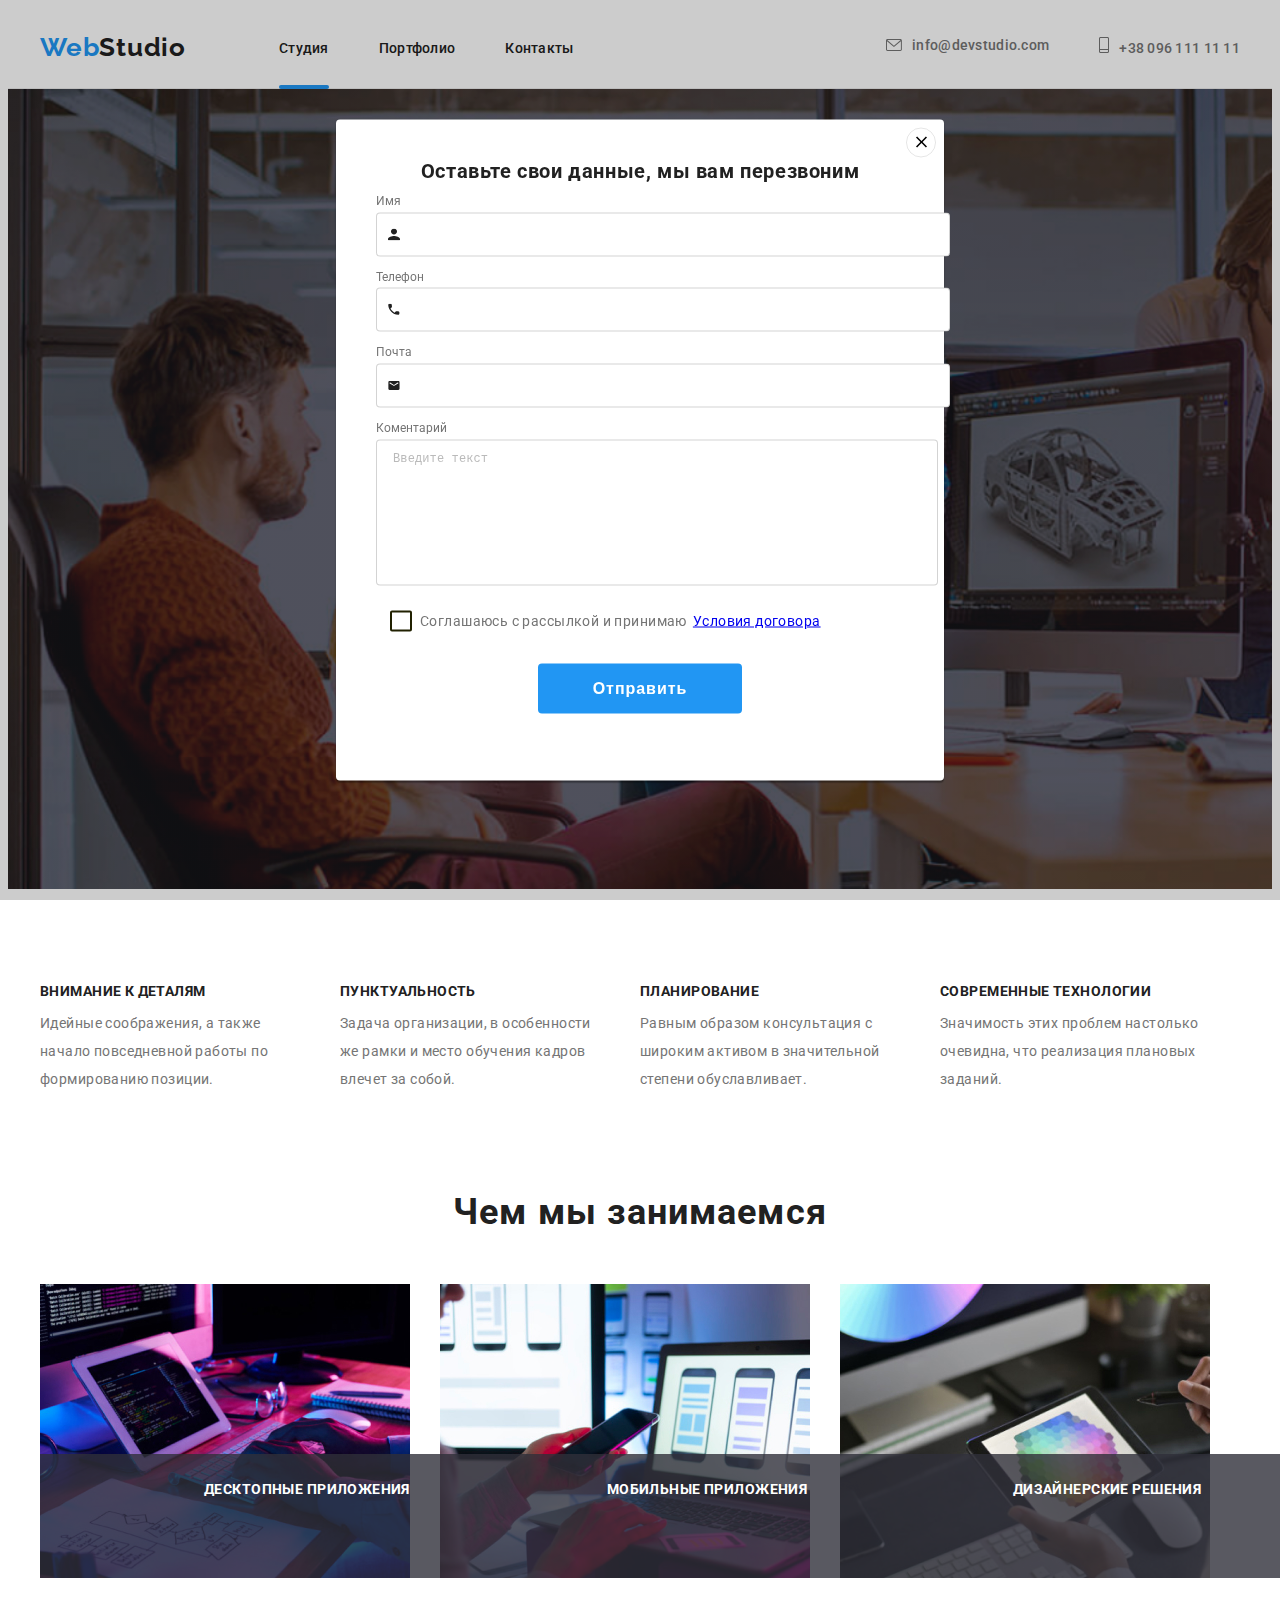
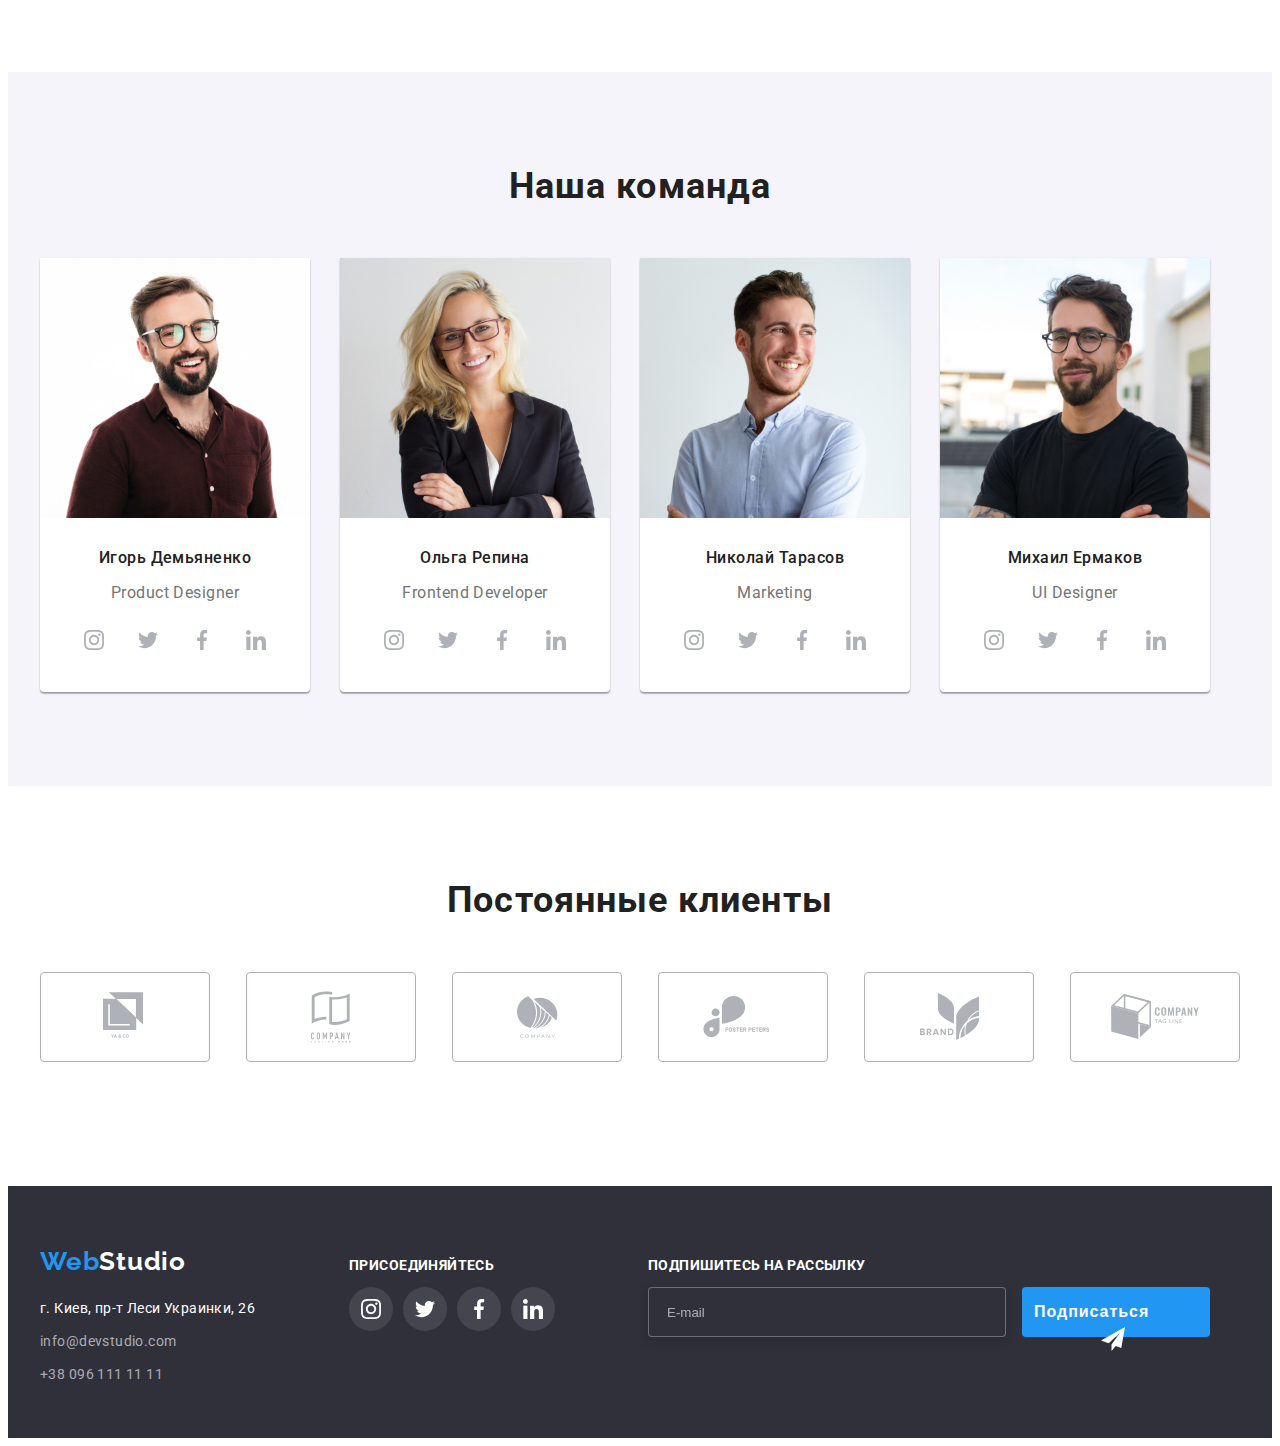
<file: index.html>
<!DOCTYPE html>
<html lang="ru">

<head>
    <meta charset="UTF-8">
    <meta name="viewport" content="width=device-width, initial-scale=1.0">
    <title>WebStudio</title>
    <link rel="preconnect" href="https://fonts.gstatic.com">
    <link href="https://fonts.googleapis.com/css2?family=Raleway:wght@700&family=Roboto:wght@400;500;700;900&display=swap"
        rel="stylesheet">
    <link rel="stylesheet" href="https://cdnjs.cloudflare.com/ajax/libs/modern-normalize/1.0.0/modern-normalize.min.css"
        integrity="sha512-ISS7cAi1PEhQ8jnbJpJZMd29NlhNj4AWYyLOSp2CE/CsHxTCu+r+t0D2yoJudVrd0/8fTVPUVDzY5Tvli75u/g=="
        crossorigin="anonymous" />
    <link rel="stylesheet" href="./css/styles.css">
    
</head>

<body>
    <!--header-->
    <header class="header">
        <div class="container"> 
        <nav class="navigation">
            <a class="logo link" href="/">Web<span class="logo-name">Studio</span>
            </a>
            <ul class="list navigation-list">
                <li class="navigation-list-item">
                    <a class="navigation-list-link line link" href="#">Студия</a>
                </li>
                <li class="navigation-list-item">
                    <a class="navigation-list-link link" href="./portfolio.html">Портфолио</a>
                </li>
                <li class="navigation-list-item">
                    <a class="navigation-list-link link" href="#">Контакты</a>
                </li>
            </ul>
            </nav>
        
    
        <ul class="list navigation-list">

            <li class="navigation-list-item">
                <a class="mail-link link" href="mailto:info@devstudio.com">
                    <svg class="mail-link-icon">
                        <use href="./images/sprite.svg#icon-envelope-hover"></use>
                    </svg>info@devstudio.com
                </a>
            
            </li>
            <li class="navigation-list-item">
                <a class="tel-link link" href="tel:+380961111111">
                    <svg class="tel-link-icon">
                        <use href="./images/sprite.svg#icon-Vector"></use> 
                    </svg>+38 096 111 11 11
                </a>
            </li>
        </ul>
        
        </div>
    </header>

    <main>
        <!--HERO-->
        <section class="hero">
            <div class="container-hero">
            <h1 class="hero-title">Эффективные решения<br>для вашего бизнеса</h1>
            <button class="button" type="button" data-modal-open>Заказать услугу</button>
            </div>
        </section>


        <!--features-->
        <section class="features">
            <div class="container-features">
            <ul class="list features-list">
                <li class="features-list-title">
                    <h3 class="features-title">Внимание к деталям</h3>
                    <p class="features-title-text">Идейные соображения, а также начало повседневной работы по формированию позиции.</p>
                    </li>

                <li class="features-list-title">
                    <h3 class="features-title">Пунктуальность</h3>
                    <p class="features-title-text">Задача организации, в особенности же рамки и место обучения кадров влечет за собой.</p>
                </li>
                <li class="features-list-title">
                    
        
                    <h3 class="features-title">Планирование</h3>
                    <p class="features-title-text">Равным образом консультация с широким активом в значительной степени обуславливает.</p>
                </li>
                <li class="features-list-title">
                    <h3 class="features-title">Современные технологии</h3>
                    <p class="features-title-text">Значимость этих проблем настолько очевидна, что реализация плановых заданий.</p>
                </li>
            </ul>
            </div>
        </section>

        <!--occupation-->
        <section class="occupation">
            <div class="container-occupation">
            <h2 class="occupation-title">Чем мы занимаемся</h2>
          
            <ul class="list occupation-list">
               
                <li class="occupation-list-img">
                     <div class="pop">
                     <img src="./images/occupation/occupation_1.jpg" alt="написание кода" width="370" height="294">
                    <p class="text-position">Десктопные приложения</p>
                </div>
                </li>
                    
                    
                <li class="occupation-list-img">
                    <div class="pop">
                        <img src="./images/occupation/occupation_2.jpg" alt="оптимизация" width="370" height="294">
                    <p class="text-position">Мобильные приложения</p>
                </div>
                </li>

               <li class="occupation-list-img">
                   <div class="pop">
                       <img src="./images/occupation/occupation_3.jpg" alt="цветовосприятие" width="370" height="294">
                    <p class="text-position">Дизайнерские решения</p>
                </div>
            </li>
            </ul>
            </div>
           
        </section>

        <!--team-->
        <section class="team">
            <div class="container-team">
            <h2 class="team-title">Наша команда</h2>
            <ul class="list team-list">
                <li class="team-list-img">
                    <img src="./images/team/product_designer.jpg" alt="Игорь Демьяненко" width="270" height="260">
                    <h4 class="team-list-name">Игорь Демьяненко</h4>
                    <p class="team-list-position" lang="en">Product Designer</p>
                    <ul class="social-list">
                        <li class="social-list-item">
                            <a href="" class="social-list-link link">
                                <svg class="social-list-icon">
                                    <use href="./images/sprite.svg#icon-instagram"></use>
                                </svg>
                            </a>
                        </li>
                        <li class="social-list-item">
                            <a href="" class="social-list-link link">
                                <svg class="social-list-icon">
                                    <use href="./images/sprite.svg#icon-twitter"></use>
                                </svg>
                            </a>
                        </li>
                        <li class="social-list-item">
                            <a href="" class="social-list-link link">
                                <svg class="social-list-icon">
                                    <use href="./images/sprite.svg#icon-facebook"></use>
                                </svg>
                            </a>
                        </li>
                        <li class="social-list-item">
                            <a href="" class="social-list-link link">
                                <svg class="social-list-icon">
                                    <use href="./images/sprite.svg#icon-linkedin"></use>
                                </svg>
                            </a>
                        </li>
                    </ul>
                </li>
                <li class="team-list-img">
                    <img src="./images/team/frontend_developer.jpg" alt="Ольга Репина" width="270" height="260">
                    <h4 class="team-list-name">Ольга Репина</h4>
                    <p class="team-list-position" lang="en">Frontend Developer</p>
                    <ul class="social-list">
                        <li class="social-list-item">
                            <a href="" class="social-list-link link">
                                <svg class="social-list-icon">
                                    <use href="./images/sprite.svg#icon-instagram"></use>
                                </svg>
                            </a>
                        </li>
                        <li class="social-list-item">
                            <a href="" class="social-list-link link">
                                <svg class="social-list-icon">
                                    <use href="./images/sprite.svg#icon-twitter"></use>
                                </svg>
                            </a>
                        </li>
                        <li class="social-list-item">
                            <a href="" class="social-list-link link">
                                <svg class="social-list-icon">
                                    <use href="./images/sprite.svg#icon-facebook"></use>
                                </svg>
                            </a>
                        </li>
                        <li class="social-list-item">
                            <a href="" class="social-list-link link">
                                <svg class="social-list-icon">
                                    <use href="./images/sprite.svg#icon-linkedin"></use>
                                </svg>
                            </a>
                        </li>
                    </ul>
                </li>

                <li class="team-list-img">
                    <img src="./images/team/marketing.jpg" alt="Николай Тарасов" width="270" height="260">
                    <h4 class="team-list-name">Николай Тарасов</h4>
                    <p class="team-list-position" lang="en">Marketing</p>
                    <ul class="social-list">
                        <li class="social-list-item">
                            <a href="" class="social-list-link link">
                                <svg class="social-list-icon">
                                    <use href="./images/sprite.svg#icon-instagram"></use>
                                </svg>
                            </a>
                        </li>
                        <li class="social-list-item">
                            <a href="" class="social-list-link link">
                                <svg class="social-list-icon">
                                    <use href="./images/sprite.svg#icon-twitter"></use>
                                </svg>
                            </a>
                        </li>
                        <li class="social-list-item">
                            <a href="" class="social-list-link link">
                                <svg class="social-list-icon">
                                    <use href="./images/sprite.svg#icon-facebook"></use>
                                </svg>
                            </a>
                        </li>
                        <li class="social-list-item">
                            <a href="" class="social-list-link link">
                                <svg class="social-list-icon">
                                    <use href="./images/sprite.svg#icon-linkedin"></use>
                                </svg>
                            </a>
                        </li>
                    </ul>
                </li>

                <li class="team-list-img">
                    <img src="./images/team/ui_designer.jpg" alt="Михаил Ермаков" width="270" height="260">
                    <h4 class="team-list-name">Михаил Ермаков</h4>
                    <p class="team-list-position" lang="en">UI Designer</p>
                    <ul class="social-list">
                        <li class="social-list-item">
                            <a href="" class="social-list-link link">
                                <svg class="social-list-icon">
                                    <use href="./images/sprite.svg#icon-instagram"></use>
                                </svg>
                            </a>
                        </li>
                        <li class="social-list-item">
                            <a href="" class="social-list-link link">
                                <svg class="social-list-icon">
                                    <use href="./images/sprite.svg#icon-twitter"></use>
                                </svg>
                            </a>
                        </li>
                        <li class="social-list-item">
                            <a href="" class="social-list-link link">
                                <svg class="social-list-icon">
                                    <use href="./images/sprite.svg#icon-facebook"></use>
                                </svg>
                            </a>
                        </li>
                        <li class="social-list-item">
                            <a href="" class="social-list-link link">
                                <svg class="social-list-icon">
                                    <use href="./images/sprite.svg#icon-linkedin"></use>
                                </svg>
                            </a>
                        </li>
                    </ul>
                </li>
            </ul>
            </div>
        </section>
    
    <!--clients-->
    <section class="clients">
        <div class="container-clients">
        <h2 class="clients-regular">Постоянные клиенты</h2>
        <ul class="clients-list">
            <li class="clients-list-client">
                <a href="#" class="clients-list-link link">
                    <svg class="clients-list-icon" width="44.27" height="49.23">
                        <use href="./images/sprite.svg#icon-logo_1"></use>
                    </svg>
                </a>
            </li>

            <li class="clients-list-client">
                <a href="#" class="clients-list-link link">
                    <svg class="clients-list-icon" width="40" height="52">
                        <use href="./images/sprite.svg#icon-logo_2"></use>
                    </svg>
                </a>
            </li>

            <li class="clients-list-client">
                <a href="#" class="clients-list-link link">
                    <svg class="clients-list-icon" width="41" height="42.6">
                        <use href="./images/sprite.svg#icon-logo_3"></use>
                    </svg>
                </a>
            </li>

            <li class="clients-list-client">
                <a href="#" class="clients-list-link link">
                    <svg class="clients-list-icon" width="79.66" height="42.02">
                        <use href="./images/sprite.svg#icon-logo_4"></use>
                    </svg>
                </a>
            </li>

            <li class="clients-list-client">
                <a href="#" class="clients-list-link link">
                    <svg class="clients-list-icon" width="59" height="47">
                        <use href="./images/sprite.svg#icon-logo_5"></use>
                    </svg>
                </a>
            </li>

            <li class="clients-list-client">
                <a href="#" class="clients-list-link link">
                    <svg class="clients-list-icon" width="88.48" height="45.44">
                        <use href="./images/sprite.svg#icon-logo_6"></use>
                    </svg>
                </a>
            </li>
        </ul>
        </div>

    </section>
    </main>
    
    <!--footer-->
    
    
        <footer class="footer">
            <section class="footer-page"></section>
            <div class="container-footer">
                <div class="footer-left-side">
                <p class="container-footer-p">
                    <a class="logo" href="/">Web<span class="logo-name-footer">Studio</span></a>
                </p>
    
                <ul class="list address-list">
                    <li class="address-list-link">
                        <a class="address-link-map" href="https://goo.gl/maps/XH6fahdmEkffvrT99" target="_blank">г. Киев,
                            пр-т Леси Украинки, 26</a>
                    </li>
                    <li class="address-list-mailtel">
                        <a class="address-link-mail" href="mailto:info@devstudio.com">info@devstudio.com</a>
                    </li>
                    <li class="address-list-mailtel">
                        <a class="address-link-tel" href="tel:+380961111111">+38 096 111 11 11</a>
                    </li>
                </ul>
                </div>
            
       

        <div class="footer-right-side">
            <p class="text-join">присоединяйтесь</p>
            <ul class="social-list-footer">
                <li class="social-list-item">
                    <a href="" class="social-list-link-side link">
                        <svg class="social-list-icon-footer">
                            <use href="./images/sprite.svg#icon-instagram"></use>
                        </svg>
                    </a>
                </li>
                <li class="social-list-item">
                    <a href="" class="social-list-link-side link">
                        <svg class="social-list-icon-footer">
                            <use href="./images/sprite.svg#icon-twitter"></use>
                        </svg>
                    </a>
                </li>
                <li class="social-list-item">
                    <a href="" class="social-list-link-side link">
                        <svg class="social-list-icon-footer">
                            <use href="./images/sprite.svg#icon-facebook"></use>
                        </svg>
                    </a>
                </li>
                <li class="social-list-item">
                    <a href="" class="social-list-link-side link">
                        <svg class="social-list-icon-footer">
                            <use href="./images/sprite.svg#icon-linkedin"></use>
                        </svg>
                    </a>
                </li>
            </ul>
        </div>

        <div class="footer-mailing">
            <form class="footer-miling-form">
            <p class="footer-mailing-text">подпишитесь на рассылку</p>
            <input name="post" type="email" class="contact-form-input" placeholder="E-mail" required />
            
                <div class="form-buttom">
                <button type="submit" class="contact-form-btn">Подписаться <svg class="telegram-icon"  width="24" height="24"><use href="./images/sprite.svg#icon-telegram"></use></svg></button>
                </div>
            
         </form>    
        </div>
        </div>
        
    
    </footer>
    

    <div class="backdrop" is-hidden data-modal>
        <div class="modal">
            <button type="button" class="modal-close-btm"  data-modal-close>
                <svg class="icon-close-black" width="18" height="18">
                    <use href="./images/sprite.svg#icon-close-black"></use>
                </svg>
                </button>

                <form class="modal-form">
                    <p class="modal-form-heading">Оставьте свои данные, мы вам перезвоним</p>
                    <label  class="modal-form-input-lable">Имя
                        <span class="modal-form-input-wrapper">
                    <input type="text" name="user-name" class="modal-form-input" />
                    <svg class="modal-form-input-icon" width="12" height="12">
                        <use href="./images/sprite.svg#icon-men"></use>
                    </svg>
                    </span>
                    </label>

                    <label  class="modal-form-input-lable">Телефон
                        <span class="modal-form-input-wrapper">
                    <input type="tel" name="user-phone" class="modal-form-input" />
                    <svg class="modal-form-input-icon" width="12" height="12">
                        <use href="./images/sprite.svg#icon-phonetel"></use>
                    </svg>
                    </span>
                    </label>

                    <label  class="modal-form-input-lable">Почта
                        <span class="modal-form-input-wrapper">
                    <input type="email" name="user-mail" class="modal-form-input" />
                    <svg class="modal-form-input-icon" width="12" height="12">
                        <use href="./images/sprite.svg#icon-post"></use>
                    </svg>
                    </span>
                    </label>

                    <label  class="modal-form-input-lable">Коментарий
                   <textarea name="user-message"  class="modal-form-message" placeholder="Введите текст"></textarea>
                </label>
                   
                   <input type="checkbox" name="user-policy" id="poly-check" class="modal-form-check-policy visuallt-hidden" />
                   
                   <label for="poly-check" class="modal-form-lable-text-policy">Соглашаюсь с рассылкой и принимаю<a class="modal-form-lable-text-link" href="#">Условия договора</a></label>

                <button type="submit" class="modal-form-btm">Отправить

                </button>
                </form>
             
        </div>
    </div>
    
    <script src="./js/modal.js"></script>
</body>

</html>
</file>
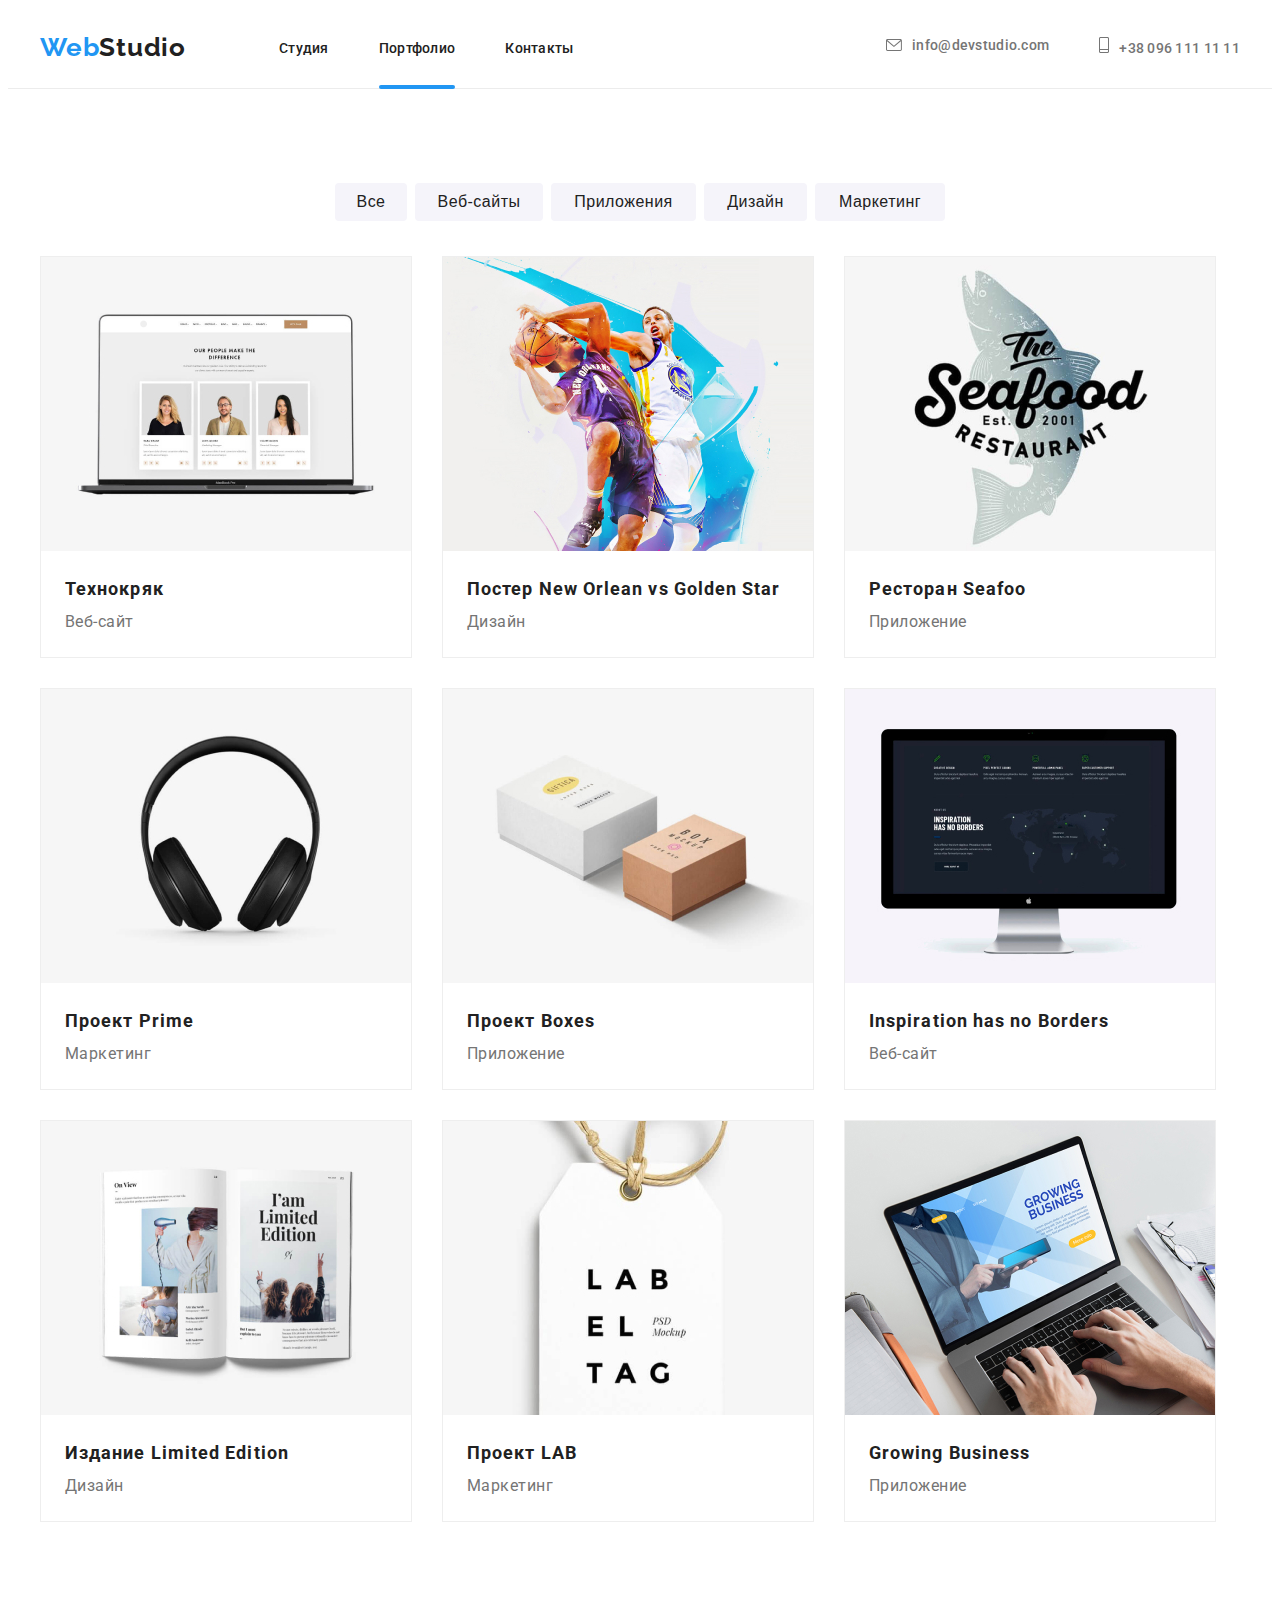
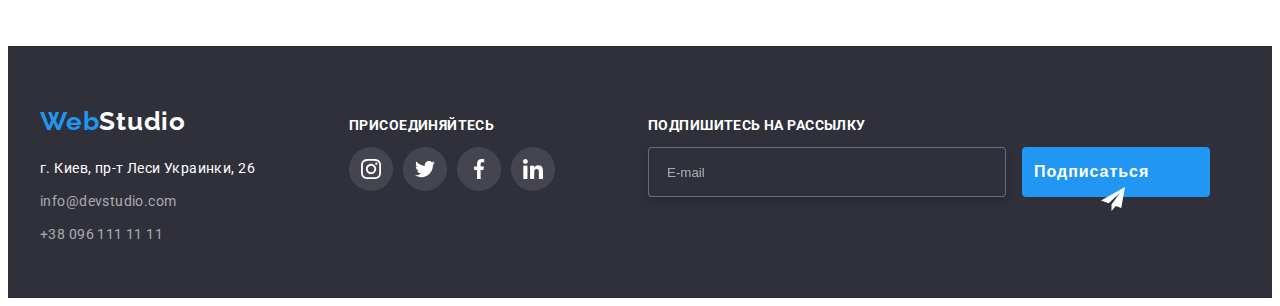
<file: portfolio.html>
<!DOCTYPE html>
<html lang="ru">
<head>
    <meta charset="UTF-8">
    <meta name="viewport" content="width=device-width, initial-scale=1.0">
    <title>WebStudio</title>
    <link rel="preconnect" href="https://fonts.gstatic.com">
    <link href="https://fonts.googleapis.com/css2?family=Raleway:wght@700&family=Roboto:wght@400;500;700;900&display=swap"
        rel="stylesheet">
    <link rel="stylesheet" href="https://cdnjs.cloudflare.com/ajax/libs/modern-normalize/1.0.0/modern-normalize.min.css"
        integrity="sha512-ISS7cAi1PEhQ8jnbJpJZMd29NlhNj4AWYyLOSp2CE/CsHxTCu+r+t0D2yoJudVrd0/8fTVPUVDzY5Tvli75u/g=="
        crossorigin="anonymous" />
    <link rel="stylesheet" href="./css/styles.css">
</head>

<body>
    
    <!--header-->
    
    <header class="header">
        <div class="container">
            <nav class="navigation">
                <a class="logo link" href="/">Web<span class="logo-name">Studio</span>
                </a>
                <div class="list-navigation-header">
                <ul class="list navigation-list">
                    <li class="navigation-list-item">
                        
                        <a class="navigation-list-link  link" href="#">Студия</a>
                       
                    </li>
                    <li class="navigation-list-item">
                        
                        <a class="navigation-list-link line link" href="./portfolio.html">Портфолио</a>
                 
                    </li>
                    <li class="navigation-list-item">
                       
                        <a class="navigation-list-link  link" href="#">Контакты</a>
                       
                    </li>
                </ul>
                </div>
            </nav>
    
    
            <ul class="list navigation-list">
    
                <li class="navigation-list-item">
                    <a class="mail-link link" href="mailto:info@devstudio.com">
                        <svg class="mail-link-icon">
                            <use href="./images/sprite.svg#icon-envelope-hover"></use>
                        </svg>info@devstudio.com
                    </a>
    
                </li>
                <li class="navigation-list-item">
                    <a class="tel-link link" href="tel:+380961111111">
                        <svg class="tel-link-icon">
                            <use href="./images/sprite.svg#icon-Vector"></use>
                        </svg>+38 096 111 11 11
                    </a>
                </li>
            </ul>
    
        </div>
    </header>
    

    <main>
        <!--buttons-->
        <section class="buttons">
            <div class="container-buttons">
        <ul class="list buttons-list">
            <li class="buttons-list-button">
                <button class="all button-second-page" type="button">Все</button>
            </li>
            <li class="buttons-list-button">
                <button class="website button-second-page" type="button">Веб-сайты</button>
            </li>
            <li class="buttons-list-button">
                <button class="app button-second-page" type="button">Приложения</button>
            </li>
            <li class="buttons-list-button">
                <button class="design button-second-page" type="button">Дизайн</button>
            </li>
            <li class="buttons-list-button">
                <button class="marketing button-second-page" type="button">Маркетинг</button>
            </li>
        </ul>
        </div>
        

    
        <!--карточки-->
        
            <div class="container-cards">
                <ul class="card-set">
                    <!--<h1>Top imeges</h1>-->
                <li class="item">
                    <a class="cards-links" href="#">
                    <article class="card">
                        <div class="card-thumb">
                            <img class="img-list" src="./images/portfolio_img/website.jpg" alt="вебсайт технокряк" width="370" height="294">
                       <p class="overlay">Технокряк это современная площадка распространения коронавируса. Компании используют эту платформу для цифрового
                    шпионажа и атак на защищённые сервера конкурентов.</p>
                    </div>
                     
                    <div class="card-content">
                    <h2 class="card-heading">Технокряк</h2>
                        <p class="card-text">Веб-сайт</p>
                    </div>
                    </article>
                    </a>
                </li>

                <li class="item">
                    <a class="cards-links" href="#">
                    <article class="card">
                        <div class="card-thumb">
                        <img class="img-list" src="./images/portfolio_img/design.jpg" alt="дизайн постера" width="370" height="294">
                        <p class="overlay">Lorem ipsum, dolor sit amet consectetur adipisicing elit. Molestiae ipsam cumque nemo eos reprehenderit inventore corporis possimus alias quod assumenda sit mollitia, consequuntur doloribus quae libero facere repellat, doloremque culpa?</p>
                    </div>
                        
                        <div class="card-content">
                        <h2 class="card-heading">Постер New Orlean vs Golden Star</h2>
                        <p class="card-text">Дизайн</p>
                        </div>
                    </article>
                    </a>
                    
                </li>

                <li class="item">
                    <a class="cards-links" href="#">
                    <article class="card">
                        <div class="card-thumb">
                        <img class="img-list" src="./images/portfolio_img/application.jpg" alt="приложение ресторана" width="370" height="294">
                    <p class="overlay">Lorem ipsum, dolor sit amet consectetur adipisicing elit. Molestiae ipsam cumque nemo eos
                        reprehenderit inventore corporis possimus alias quod assumenda sit mollitia, consequuntur doloribus quae libero
                        facere repellat, doloremque culpa?</p>
                    </div>
                        
                        <div class="card-content">
                        <h2 class="card-heading">Ресторан Seafoo</h2>
                        <p class="card-text">Приложение</p>
                        </div>
                        </article>
                        </a>
                </li>

                <li class="item">
                    <a class="cards-links" href="#">
                    <article class="card">
                        <div class="card-thumb">
                        <img class="img-list" src="./images/portfolio_img/marketing.jpg" alt="маркетинг проекта" width="370" height="294">
                    <p class="overlay">Lorem ipsum, dolor sit amet consectetur adipisicing elit. Molestiae ipsam cumque nemo eos reprehenderit inventore corporis possimus alias quod assumenda sit mollitia, consequuntur doloribus quae libero facere repellat, doloremque culpa?</p>    
                    </div>
                        
                        <div class="card-content">
                        <h2 class="card-heading">Проект Prime</h2>
                        <p class="card-text">Маркетинг</p>
                        </div>
                        </article>
                        </a>
                </li>

                <li class="item">
                    <a class="cards-links" href="#">
                    <article class="card">
                        <div class="card-thumb">
                        <img class="img-list" src="./images/portfolio_img/project_boxes.jpg" alt="приложение проекта" width="370" height="294">
                    <p class="overlay">Lorem ipsum, dolor sit amet consectetur adipisicing elit. Molestiae ipsam cumque nemo eos reprehenderit inventore corporis possimus alias quod assumenda sit mollitia, consequuntur doloribus quae libero facere repellat, doloremque culpa?</p>    
                    </div>
                        
                        <div class="card-content">
                        <h2 class="card-heading">Проект Boxes</h2>
                        <p class="card-text">Приложение</p>
                        </div>
                        </article>
                        </a>
                </li>

                <li class="item">
                    <a class="cards-links" href="#">
                    <article class="card">
                        <div class="card-thumb">
                        <img class="img-list" src="./images/portfolio_img/borders.jpg" alt="Веб-сайт" width="370" height="294">
                    <p class="overlay">Lorem ipsum, dolor sit amet consectetur adipisicing elit. Molestiae ipsam cumque nemo eos reprehenderit inventore corporis possimus alias quod assumenda sit mollitia, consequuntur doloribus quae libero facere repellat, doloremque culpa?</p>    
                    </div>
                        
                        <div class="card-content">
                        <h2 class="card-heading">Inspiration has no Borders</h2>
                        <p class="card-text">Веб-сайт</p>
                        </div>
                        </article>
                        </a>
                </li>

                <li class="item">
                    <a class="cards-links" href="#">
                    <article class="card">
                        <div class="card-thumb">
                        <img class="img-list" src="./images/portfolio_img/limited_edition.jpg" alt="дизайн издания" width="370" height="294">
                    <p class="overlay">Lorem ipsum, dolor sit amet consectetur adipisicing elit. Molestiae ipsam cumque nemo eos reprehenderit inventore corporis possimus alias quod assumenda sit mollitia, consequuntur doloribus quae libero facere repellat, doloremque culpa?</p>    
                    </div>
                        
                        <div class="card-content">
                        <h2 class="card-heading">Издание Limited Edition</h2>
                        <p class="card-text">Дизайн</p>
                        </div>
                        </article>
                        </a>
                </li>

                <li class="item">
                    <a class="cards-links" href="#">
                    <article class="card">
                        <div class="card-thumb">
                        <img class="img-list" src="./images/portfolio_img/lab.jpg" alt="маркетинг проекта лаб" width="370" height="294">
                    <p class="overlay">Lorem ipsum, dolor sit amet consectetur adipisicing elit. Molestiae ipsam cumque nemo eos reprehenderit inventore corporis possimus alias quod assumenda sit mollitia, consequuntur doloribus quae libero facere repellat, doloremque culpa?</p>    
                    </div>
                        
                        <div class="card-content">
                        <h2 class="card-heading">Проект LAB</h2>
                        <p class="card-text">Маркетинг</p>
                        </div>
                        </article>
                        </a>
                </li>

                <li class="item">
                    <a class="cards-links" href="#">
                    <article class="card">
                        <div class="card-thumb">
                        <img class="img-list" src="./images/portfolio_img/bussines.jpg" alt="приложение для бизнеса" width="370" height="294">
                    <p class="overlay">Lorem ipsum, dolor sit amet consectetur adipisicing elit. Molestiae ipsam cumque nemo eos reprehenderit inventore corporis possimus alias quod assumenda sit mollitia, consequuntur doloribus quae libero facere repellat, doloremque culpa?</p>    
                    </div>
                        
                        <div class="card-content">
                        <h2 class="card-heading">Growing Business</h2>
                        <p class="card-text">Приложение</p>
                        </div>
                        </article>
                        </a>
                </li>
                </ul>
            
            </div>
            </section>
          </main>

    <!--footer-->

        <section class="footer-page">
            <footer class="footer">
                <div class="container-footer">
                    <div class="footer-left-side">
                        <p class="container-footer-p">
                            <a class="logo" href="/">Web<span class="logo-name-footer">Studio</span></a>
                        </p>
        
                        <ul class="list address-list">
                            <li class="address-list-link">
                                <a class="address-link-map" href="https://goo.gl/maps/XH6fahdmEkffvrT99" target="_blank">г.
                                    Киев,
                                    пр-т Леси Украинки, 26</a>
                            </li>
                            <li class="address-list-mailtel">
                                <a class="address-link-mail" href="mailto:info@devstudio.com">info@devstudio.com</a>
                            </li>
                            <li class="address-list-mailtel">
                                <a class="address-link-tel" href="tel:+380961111111">+38 096 111 11 11</a>
                            </li>
                        </ul>
                    </div>
        
        
        
                    <div class="footer-right-side">
                        <p class="text-join">присоединяйтесь</p>
                        <ul class="social-list-footer">
                            <li class="social-list-item">
                                <a href="" class="social-list-link-side link">
                                    <svg class="social-list-icon-footer">
                                        <use href="./images/sprite.svg#icon-instagram"></use>
                                    </svg>
                                </a>
                            </li>
                            <li class="social-list-item">
                                <a href="" class="social-list-link-side link">
                                    <svg class="social-list-icon-footer">
                                        <use href="./images/sprite.svg#icon-twitter"></use>
                                    </svg>
                                </a>
                            </li>
                            <li class="social-list-item">
                                <a href="" class="social-list-link-side link">
                                    <svg class="social-list-icon-footer">
                                        <use href="./images/sprite.svg#icon-facebook"></use>
                                    </svg>
                                </a>
                            </li>
                            <li class="social-list-item">
                                <a href="" class="social-list-link-side link">
                                    <svg class="social-list-icon-footer">
                                        <use href="./images/sprite.svg#icon-linkedin"></use>
                                    </svg>
                                </a>
                            </li>
                        </ul>
                    </div>
                
        
                <div class="footer-mailing">
                    <form class="footer-miling-form">
                        <p class="footer-mailing-text">подпишитесь на рассылку</p>
                        <input name="post" type="email" class="contact-form-input" placeholder="E-mail" required />
                
                        <div class="form-buttom">
                            <button type="submit" class="contact-form-btn">Подписаться <svg class="telegram-icon" width="24"
                                    height="24">
                                    <use href="./images/sprite.svg#icon-telegram"></use>
                                </svg></button>
                        </div>
                
                    </form>
                </div>
                </div>
        
            </footer>
        </section>
    
</body>
</html>
</file>
<file: css/styles.css>
/*==СБРОС БАЗОВЫХ СТИЛЕЙ==*/
h1,
h2,
h3,
h4,
h5,
h6 {
  margin: 0;
}

.list {
  list-style-type: none;
}

ul {
  margin: 0;
  padding: 0;
  list-style: none;
}

img {
  display: block;
  max-width: 100%;
}

/*==ОБЪЯВЛЕНИЕ ПЕРЕМЕННОЙ==*/
:root {
  --text-font: "Roboto", sans-serif;
  --text-logo: "Raleway", sans-serif;
  --accent-color: #2196f3;
  --text-color: #757575;
  --title-color: #212121;
}

/*===FIRST LATTER===*/

/*========HEADER========*/

.container {
  margin-left: auto;
  margin-right: auto;
  padding-left: 15px;
  padding-right: 15px;
  width: 1200px;
}

.header .container {
  display: flex;
  align-items: center;
  padding-top: 24px;
  padding-bottom: 25px;
}

.header {
  border-bottom: 1px solid #ececec;
}

.navigation {
  display: flex;
  align-items: center;
}

.navigation-list {
  display: flex;
  margin-left: auto;
}

body {
  font-family: "Roboto", sans-serif;
  color: #757575;
}

.logo {
  font-family: var(--text-logo);
  font-weight: 700;
  font-size: 26px;
  line-height: 1.192;
  letter-spacing: 0.03em;
  text-decoration: none;
  color: var(--accent-color);
  margin-right: 93px;
}

.logo-name {
  font-family: var(--text-logo);
  font-weight: 700;
  font-size: 26px;
  line-height: 1.192;
  letter-spacing: 0.03em;
  color: var(--title-color);
}

.navigation-list-item:not(:last-child) {
  margin-right: 50px;
}
.navigation-list-item {
  position: relative;
  display: block;
}
.line::after {
  display: block;
  position: absolute;
  content: "";
  width: 100%;
  height: 4px;
  background: var(--accent-color);
  border-radius: 2px;

  bottom: -32px;
}

.tel-link-icon {
  width: 10px;
  height: 16px;
  margin-right: 10px;
  fill: currentColor;
}

.mail-link {
  display: flex;
  align-items: center;
  text-decoration: none;
  font-weight: 500;
  font-size: 14px;
  line-height: 1.143;
  letter-spacing: 0.02em;
  color: var(--text-color);

  transition: color 250ms cubic-bezier(0.4, 0, 0.2, 1);
}

.mail-link-icon {
  margin-right: 10px;
  width: 16px;
  height: 12px;
  fill: currentColor;
}

.navigation-list-link {
  font-weight: 500;
  font-size: 14px;
  line-height: 1.142;
  letter-spacing: 0.02em;
  text-decoration: none;
  color: var(--title-color);
  padding: 32px 0px;
  transition: color 250ms cubic-bezier(0.4, 0, 0.2, 1);
}

.navigation-list-link:hover,
.navigation-list-link:focus {
  color: var(--accent-color);
}

.mail-link:hover,
.mail-link:focus {
  color: var(--accent-color);
}

.tel-link {
  font-weight: 500;
  font-size: 14px;
  line-height: 1.142;
  letter-spacing: 0.02em;
  text-decoration: none;
  color: var(--text-color);

  transition: color 250ms cubic-bezier(0.4, 0, 0.2, 1);
}

.tel-link:hover,
.tel-link:focus {
  color: var(--accent-color);
}

/*========END HEADER========*/

/*========HERO========*/

.container-hero {
  margin-left: auto;
  margin-right: auto;
  padding-top: 200px;
  height: 600px;
  width: 1200px;
  padding-left: 15px;
  padding-right: 15px;
}
.hero {
  text-align: center;
  padding-left: 15px;
  padding-right: 15px;
  background-color: #757575;
  background-image: linear-gradient(
      rgba(47, 48, 58, 0.4),
      rgba(47, 48, 58, 0.4)
    ),
    url("../images/hero/Img.jpg");
  background-repeat: no-repeat;
  background-size: cover;
}

.hero-title {
  font-weight: 900;
  font-size: 44px;
  line-height: 1.163;
  text-transform: uppercase;
  letter-spacing: 0.06em;
  text-align: center;
  color: #ffffff;
}

.button {
  font-weight: 700;
  font-size: 16px;
  line-height: 30px;
  padding: 10px 32px;
  border: 0;
  min-width: 200px;
  letter-spacing: 0.06em;
  cursor: pointer;
  color: #ffffff;
  background: var(--accent-color);
  border-radius: 4px;
  text-align: center;
  margin-top: 40px;
}

/*========END HERO========*/

/*========FEATURES========*/

.features {
  padding-left: 15px;
  padding-right: 15px;
}

.container-features {
  margin-left: auto;
  margin-right: auto;
  width: 1200px;
  padding-left: 15px;
  padding-right: 15px;
}

.features-list {
  display: flex;
}

.features-list-title {
  margin-right: 30px;
}

.features-title {
  font-weight: 700;
  font-size: 14px;
  line-height: 1.142;
  letter-spacing: 0.03em;
  text-transform: uppercase;
  color: var(--title-color);
  margin-top: 94px;
}

.features-title-text {
  font-weight: 400;
  font-size: 14px;
  width: 270px;
  height: 75px;
  line-height: 2;
  letter-spacing: 0.03em;
  color: var(--text-color);
  margin-top: 10px;
}

/*========END FEATURES========*/

/*========OCCUPATION========*/

.occupation {
  padding-left: 15px;
  padding-right: 15px;
}

.container-occupation {
  margin-left: auto;
  margin-right: auto;
  padding-top: 94px;
  width: 1200px;
  padding-left: 15px;
  padding-right: 15px;
}

.occupation-list {
  display: flex;
}

.occupation-title {
  font-weight: 700;
  font-size: 36px;
  line-height: 1.166;
  text-align: center;
  letter-spacing: 0.03em;
  color: var(--title-color);
}

.occupation-list-img:not(:last-child) {
  margin-right: 30px;
}
.occupation-list-img {
  /*margin-right: 30px;*/
  margin-top: 50px;
  margin-bottom: 94px;
}

.pop {
  position: relative;
}

.text-position {
  font-family: Roboto;
  font-style: normal;
  font-weight: bold;
  font-size: 14px;
  line-height: 16px;
  text-align: center;
  letter-spacing: 0.03em;
  color: #ffffff;
  text-transform: uppercase;

  margin: 0;
  padding: 27px 82px;
  background: rgba(47, 48, 58, 0.8);
  position: absolute;
  bottom: 0px;
  height: 70px;
  width: 100%;
}

/*========END OCCUPATION========*/

/*========TEAM========*/

.container-team {
  margin-left: auto;
  margin-right: auto;
  width: 1200px;
  padding-top: 94px;

  background-color: #f5f4fa;
  padding-left: 15px;
  padding-right: 15px;
}
.team {
  padding-left: 15px;
  padding-right: 15px;
  background-color: #f5f4fa;
}

.team-list {
  display: flex;
}

.team-title {
  font-weight: 700;
  font-size: 36px;
  line-height: 1.166;
  text-align: center;
  letter-spacing: 0.03em;
  color: var(--title-color);
  padding-bottom: 50px;
}
.team-list-img:not(:last-child) {
  margin-right: 30px;
}
.team-list-img {
  text-align: center;
  background: #ffffff;
  margin-bottom: 94px;
  box-shadow: 0px 1px 3px rgba(0, 0, 0, 0.12), 0px 1px 1px rgba(0, 0, 0, 0.14),
    0px 2px 1px rgba(0, 0, 0, 0.2);
  border-radius: 0px 0px 4px 4px;
}

.team-list-name {
  font-weight: 500;
  font-size: 16px;
  line-height: 1.187;
  letter-spacing: 0.03em;
  padding-top: 30px;
  text-align: center;
  color: var(--title-color);
}

.team-list-position {
  font-weight: 400;
  font-size: 16px;
  line-height: 1.187;
  letter-spacing: 0.03em;
  color: var(--text-color);
  margin-bottom: 16px;
}

.social-list-icon {
  width: 20px;
  height: 20px;
  fill: #afb1b8;
}

.social-list {
  display: flex;
  justify-content: space-between;
  margin-bottom: 30px;
  margin-left: 32px;
  margin-right: 32px;
}

.social-list-link {
  display: flex;
  justify-content: center;
  align-items: center;
  width: 44px;
  height: 44px;
  border-radius: 50%;
  background-color: #ffffff;
}

.social-list-link:hover,
.social-list-link:focus {
  background-color: var(--accent-color);
  transition: 250ms cubic-bezier(0.4, 0, 0.2, 1);
}

.social-list-link:hover .social-list-icon,
.social-list-link:focus .social-list-icon {
  fill: #ffffff;
  transition: 250ms cubic-bezier(0.4, 0, 0.2, 1);
}

.social-list-icon-footer {
  width: 20px;
  height: 20px;
  fill: #ffffff;
}

/*========END TEAM========*/

/*========CLIENTS=======*/

.clients-regular {
  font-weight: 700;
  font-size: 36px;
  line-height: 1.166;
  text-align: center;
  letter-spacing: 0.03em;
  color: var(--title-color);
  padding-bottom: 50px;
}

.container-clients {
  margin-left: auto;
  margin-right: auto;
  width: 1200px;
  padding-left: 15px;
  padding-right: 15px;

  padding-top: 94px;
  padding-bottom: 94px;
  background-color: #ffffff;
}

.clients-list {
  display: flex;
  justify-content: space-between;
  margin-bottom: 30px;
}

.clients-list-link {
  display: flex;
  justify-content: center;
  align-items: center;
  border: 1px solid #afb1b8;
  box-sizing: border-box;
  border-radius: 4px;
  width: 170px;
  height: 90px;
}

.clients-list-icon {
  fill: #afb1b8;
}

.clients-list-link:hover,
.clients-list-link:focus {
  background-color: #ffffff;
  border-color: var(--accent-color);
  transition: 250ms cubic-bezier(0.4, 0, 0.2, 1);
}

.clients-list-link:hover .clients-list-icon,
.clients-list-link:focus .clients-list-icon {
  fill: var(--accent-color);
  background-color: #ffffff;
  transition: 250ms cubic-bezier(0.4, 0, 0.2, 1);
}

/*========END CLIENTS=======*/

/*========FOOTER========*/

.footer-page {
  padding-left: 0;
  padding-right: 0;
}

.container-footer {
  margin-left: auto;
  margin-right: auto;
  width: 1200px;
  height: 252px;

  padding-left: 15px;
  padding-right: 15px;
}

.footer {
  background-color: #2f303a;
  margin-top: 0;
}

.footer-left-side {
  margin-right: 70px;
}

.footer > .container-footer {
  display: flex;
  align-items: baseline;
}

.logo-name-footer {
  font-family: var(--text-logo);
  font-weight: 700;
  font-size: 26px;
  line-height: 1.192;
  letter-spacing: 0.03em;
  color: #fff;
}

.container-footer-p {
  padding-top: 60px;
  margin: 0;
}
.address-list-link {
  padding-top: 20px;
}

.address-list-mailtel {
  padding-top: 9px;
}

.address-link-map {
  font-weight: 400;
  font-size: 14px;
  line-height: 1.714;
  letter-spacing: 0.03em;
  text-decoration: none;
  color: #ffffff;

  transition: color 250ms cubic-bezier(0.4, 0, 0.2, 1);
}

.address-link-map:hover,
.address-link-map:focus {
  color: var(--accent-color);
  transition: 250ms cubic-bezier(0.4, 0, 0.2, 1);
}

.address-link-mail {
  font-weight: 400;
  font-size: 14px;
  line-height: 1.714;
  letter-spacing: 0.03em;
  text-decoration: none;
  margin-top: 9px;
  color: rgba(255, 255, 255, 0.6);
}

.address-link-mail:hover,
.address-link-mail:focus {
  color: var(--accent-color);
  transition: color 250ms cubic-bezier(0.4, 0, 0.2, 1);
}

.address-link-tel {
  font-weight: 400;
  font-size: 14px;
  line-height: 1.714;
  letter-spacing: 0.03em;
  text-decoration: none;
  margin: 0;

  color: rgba(255, 255, 255, 0.6);
}

.address-link-tel:hover,
.address-link-tel:focus {
  color: var(--accent-color);
  transition: color 250ms cubic-bezier(0.4, 0, 0.2, 1);
}

.text-join {
  font-family: Roboto;
  font-weight: bold;
  font-size: 14px;
  line-height: 1.142;
  letter-spacing: 0.03em;
  text-transform: uppercase;
  color: #ffffff;
}

.social-list-link-side {
  display: flex;
  justify-content: center;
  align-items: center;
  width: 44px;
  height: 44px;
  border-radius: 50%;
  background: rgba(255, 255, 255, 0.1);
}

.social-list-link-side:hover,
.social-list-link-side:focus {
  background-color: var(--accent-color);
  transition: 250ms cubic-bezier(0.4, 0, 0.2, 1);
}

.social-list-link-side:hover .social-list-icon-footer,
.social-list-link-side:focus .social-list-icon-footer {
  fill: #ffffff;
}

.social-list-item:not(:last-child) {
  margin-right: 10px;
}

.social-list-footer {
  display: flex;
}

.footer-mailing {
  margin-left: 93px;
  width: 100%;
}

.contact-form-input {
  width: 358px;
  height: 50px;
  border: 1px solid rgba(255, 255, 255, 0.3);
  box-sizing: border-box;
  filter: drop-shadow(0px 4px 4px rgba(0, 0, 0, 0.15));
  border-radius: 4px;
  background-color: #2f303a;
}

.contact-form-input::placeholder {
  padding-left: 16px;
  color: rgba(255, 255, 255, 0.6);
}

.footer-mailing-text {
  font-weight: bold;
  font-size: 14px;
  line-height: 1.142;
  letter-spacing: 0.03em;
  text-transform: uppercase;
  color: #ffffff;
}

.form-buttom {
  display: inline;
}

.contact-form-btn {
  position: relative;

  margin-left: 12px;
  padding: 10px 62px 10px 12px;
  background: #2196f3;
  border: 0;
  border-radius: 4px;
  width: 188px;
  font-weight: bold;
  font-size: 16px;
  line-height: 1.875;

  align-items: center;
  text-align: center;
  letter-spacing: 0.06em;

  color: #ffffff;
  cursor: pointer;
}

.telegram-icon {
  position: absolute;
  margin-left: 10px;
}

/*========END FOOTER========*/

/*===END FIRST LATTER===*/

/*===SECOND LATTER===*/

/*========BUTTONS========*/

.buttons {
  margin-top: 94px;
  margin-bottom: 94px;
}

.container-buttons {
  width: 1200px;
  margin: 0 auto;
  padding-left: 15px;
  padding-right: 15px;
}

.buttons-list {
  display: flex;
  justify-content: center;
  height: 54px;
  margin-bottom: 34px;
}

.buttons-list-button:not(:last-child) {
  margin-right: 8px;
}

.button-second-page {
  font-weight: 500;
  font-size: 16px;
  height: 38px;
  padding: 6px 12px;
  border: 0;
  line-height: 1.63;
  letter-spacing: 0.03em;
  cursor: pointer;
  color: #212121;
  border-radius: 4px;
  text-align: center;
  background-color: #f5f4fa;

  transition: background-color 250ms cubic-bezier(0.4, 0, 0.2, 1);
}

.all {
  width: 72px;
}

.website {
  width: 128px;
}

.app {
  width: 145px;
}

.design {
  width: 103px;
}

.marketing {
  width: 130px;
}

.button-second-page:hover,
.button-second-page:focus {
  background-color: var(--accent-color);
  color: #ffffff;
  box-shadow: 0px 3px 1px rgba(0, 0, 0, 0.1), 0px 1px 2px rgba(0, 0, 0, 0.08),
    0px 2px 2px rgba(0, 0, 0, 0.12);
  border-radius: 4px;

  transition: color 250ms cubic-bezier(0.4, 0, 0.2, 1);
}

.filter-list:not(:last-child) {
  margin-right: 8px;
}

/*карточки*/

.container-cards {
  width: 1230px;
  padding-left: 30px;
  padding-right: 0;
  margin-left: auto;
  margin-right: auto;
}

.card-set {
  padding: 0;
  margin: 0;
  display: flex;
  flex-wrap: wrap;
  margin-top: -15px;
  margin-left: -15px;
}

.card-set > .item {
  flex-basis: calc(100% / 3 -15px);
  margin-left: 15px;
  margin-right: 15px;
  margin-bottom: 30px;
}

.card-thumb {
  outline: none;
  position: relative;
  overflow: hidden;
}

.overlay {
  position: absolute;
  font-family: Roboto;
  font-size: 18px;
  line-height: 1.55;
  letter-spacing: 0.03em;
  margin: 0px;

  left: 0;
  top: 0;
  width: 100%;
  height: 100%;
  background-color: var(--accent-color);
  color: #ffffff;
  padding: 63px 24px;
  overflow: auto;

  transform: translateY(100%);
  transition: transform 250ms cubic-bezier(0.4, 0, 0.2, 1);
}

.cards-links:hover .overlay,
.cards-links:focus .overlay {
  transform: translateY(0);
}

.item {
  background: #ffffff;
  border: 1px solid #eeeeee;
}

.item:focus-within {
  background: #ffffff;
  border: 1px solid #eeeeee;
}

.cards-links {
  text-decoration: none;
}

.item:focus-within {
  box-shadow: 0px 3px 1px rgba(0, 0, 0, 0.1), 0px 1px 2px rgba(0, 0, 0, 0.08),
    0px 2px 2px rgba(0, 0, 0, 0.12);
  border-radius: 4px;
}

.card:focus,
.card:hover {
  box-shadow: 0px 3px 1px rgba(0, 0, 0, 0.1), 0px 1px 2px rgba(0, 0, 0, 0.08),
    0px 2px 2px rgba(0, 0, 0, 0.12);
}

/*==text==*/
.card-heading {
  font-weight: bold;
  font-size: 18px;
  line-height: 2;
  letter-spacing: 0.06em;
  color: #212121;
}

.card-text {
  font-weight: normal;
  font-size: 16px;
  line-height: 1.875;
  letter-spacing: 0.03em;
  color: #757575;
  margin: 0px;
}

.card-content {
  padding: 20px 24px 20px 24px;
}

/*========END BUTTONS========*/

/*===END SECOND LATTER===*/

/*========BACKDROP========*/

.backdrop {
  position: fixed;
  top: 0;
  left: 0;
  width: 100%;
  height: 100%;
  background: rgba(0, 0, 0, 0.2);
  transition: 250ms cubic-bezier(0.4, 0, 0.2, 1);
}

.modal {
  position: absolute;
  width: 528px;
  height: 581px;
  left: 50%;
  top: 50%;
  transform: translate(-50%, -50%);
  background: #ffffff;
  box-shadow: 0px 1px 3px rgba(0, 0, 0, 0.12), 0px 1px 1px rgba(0, 0, 0, 0.14),
    0px 2px 1px rgba(0, 0, 0, 0.2);
  border-radius: 4px;

  padding: 40px;
}

.modal-form {
  display: flex;
  flex-direction: column;
}

.modal-close-btm {
  position: absolute;
  cursor: pointer;
  background: transparent;
  width: 30px;
  height: 30px;
  border: 1px solid rgba(0, 0, 0, 0.1);
  border-radius: 50%;
  cursor: pointer;
  top: 8px;
  right: 8px;
  padding: 0;
  padding-top: 3px;
}
.modal-close-btm:hover {
  fill: var(--accent-color);
  transition: 250ms cubic-bezier(0.4, 0, 0.2, 1);
}

.is-hidden {
  opacity: 0;
  visibility: hidden;
  pointer-events: none;
}

.modal-form-heading {
  font-weight: bold;
  font-size: 20px;
  line-height: 1.15;
  text-align: center;
  letter-spacing: 0.03em;

  color: #212121;
  margin: 0;
  margin-bottom: 12px;
}

.modal-form-input-lable {
  font-size: 12px;
  line-height: 1.143;
  margin-bottom: 4px;
}

.modal-form-input-wrapper {
  position: relative;
  display: block;
}

.modal-form-input {
  display: block;
  width: 100%;
  height: 40px;

  border: 1px solid rgba(33, 33, 33, 0.2);

  border-radius: 4px;
  padding-left: 42px;

  transition: 250ms cubic-bezier(0.4, 0, 0.2, 1);
  margin-bottom: 10px;
  margin-top: 4px;
}

.modal-form-input:focus {
  outline: none;
  border-color: var(--accent-color);
}

.modal-close-btm {
}

.modal-form-input-icon {
  position: absolute;
  top: 50%;
  left: 12px;
  transform: translateY(-50%);
  fill: var(--title-color);

  transition: fill 250ms cubic-bezier(0.4, 0, 0.2, 1);
}

.modal-form-input:focus + .modal-form-input-icon {
  fill: var(--accent-color);
}

.modal-form-message {
  display: block;
  font-size: 12px;
  line-height: 1.143;
  letter-spacing: 0.01em;

  width: 100%;
  height: 120px;
  border: 1px solid rgba(33, 33, 33, 0.2);
  border-radius: 4px;
  resize: none;
  transition: border-color 250ms cubic-bezier(0.4, 0, 0.2, 1);
  padding: 12px 16px;
  margin-top: 4px;
}

.modal-form-message:focus {
  outline: none;
  border-color: var(--accent-color);
}

.modal-form-message::placeholder {
  color: rgba(117, 117, 117, 0.5);
}

.modal-form-lable-text-policy::before {
  display: inline-block;

  content: "";
  width: 18px;
  height: 17px;
  border: 2px solid rgb(33, 33, 1);
  margin-right: 8px;
  border-radius: 2px;
  margin-top: 0px;
  margin-left: 14px;
}

.visuallt-hidden {
  position: absolute !important;
  clip: rect(1px 1px 1px 1px);
  clip: rect(1px 1px 1px 1px);
  padding: 0 !important;
  border: 0 !important;
  height: 1px !important;
  width: 1px !important;
  overflow: hidden;
}

.modal-form-check-policy:checked + .modal-form-lable-text-policy::before {
  background-image: url("../images/check.svg");
  border-color: transparent;
}

.modal-form-check-policy:focus + .modal-form-lable-text-policy::before {
  transition: 250ms cubic-bezier(0.4, 0, 0.2, 1);
}

.modal-form-lable-text-policy {
  font-size: 14px;
  line-height: 1.7;

  letter-spacing: 0.03em;

  color: #757575;

  display: flex;
  align-items: center;
  flex-wrap: wrap;
  margin-top: 20px;
}
.modal-form-lable-text-link {
  margin-left: 6px;
}

.modal-form-btm {
  min-width: 200px;

  padding: 10px 55px 10px 55px;
  background: #2196f3;
  border: 0;
  border-radius: 4px;

  font-weight: bold;
  font-size: 16px;
  line-height: 1.875;

  text-align: center;
  letter-spacing: 0.06em;

  color: #ffffff;
  cursor: pointer;

  margin-top: 30px;
  align-self: center;
}
</file>
